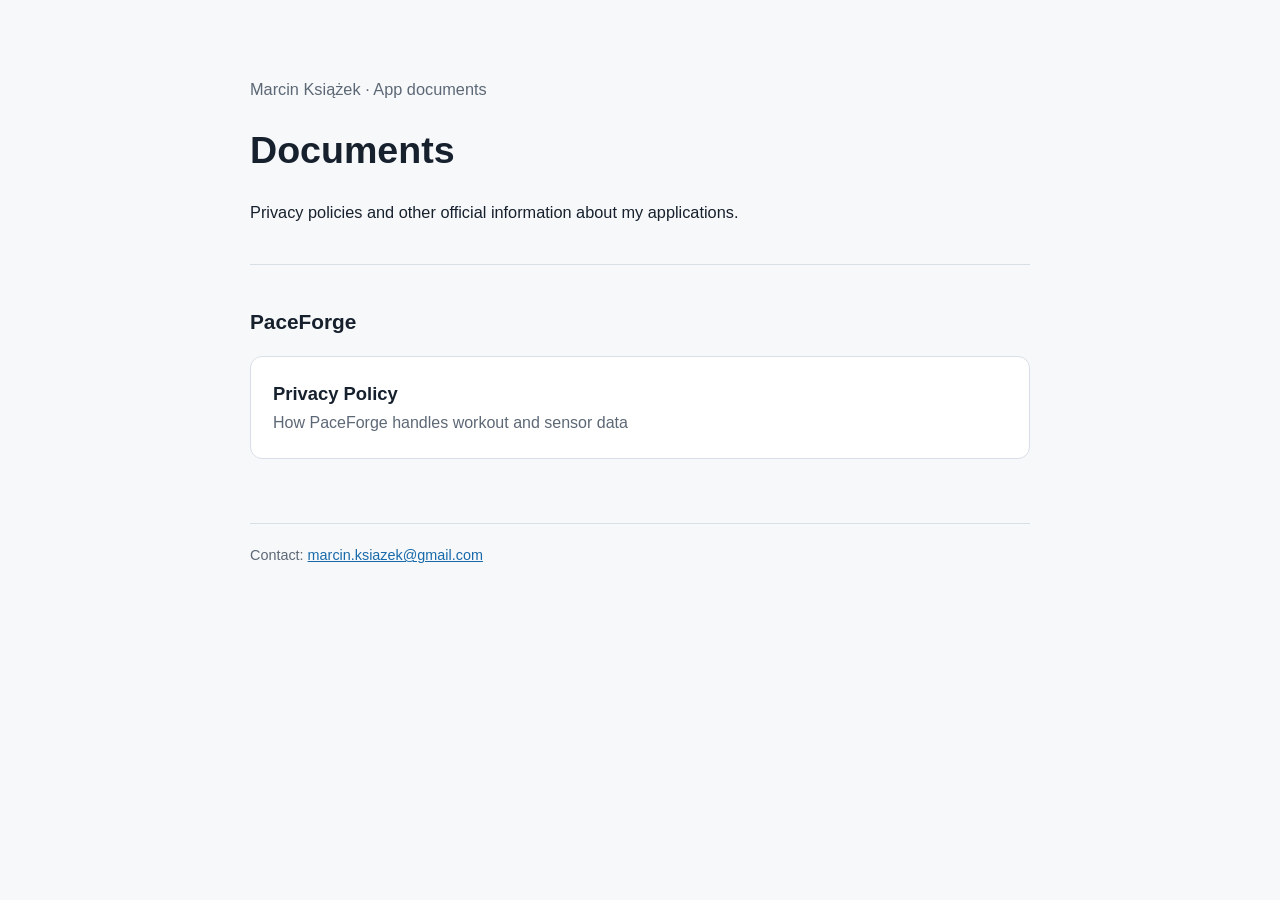
<file: index.html>
<!doctype html><html lang="en"><head><meta charset="utf-8"><meta name="viewport" content="width=device-width,initial-scale=1"><meta name="description" content="Official app documents and privacy policies."><title>App Documents · Marcin Książek</title><link rel="stylesheet" href="/assets/style.css"></head><body><main><header><p class="muted">Marcin Książek · App documents</p><h1>Documents</h1><p>Privacy policies and other official information about my applications.</p></header><h2>PaceForge</h2><a class="doc" href="/paceforge/privacy-policy/"><strong>Privacy Policy</strong><span>How PaceForge handles workout and sensor data</span></a><footer>Contact: <a href="mailto:marcin.ksiazek@gmail.com">marcin.ksiazek@gmail.com</a></footer></main></body></html>
</file>
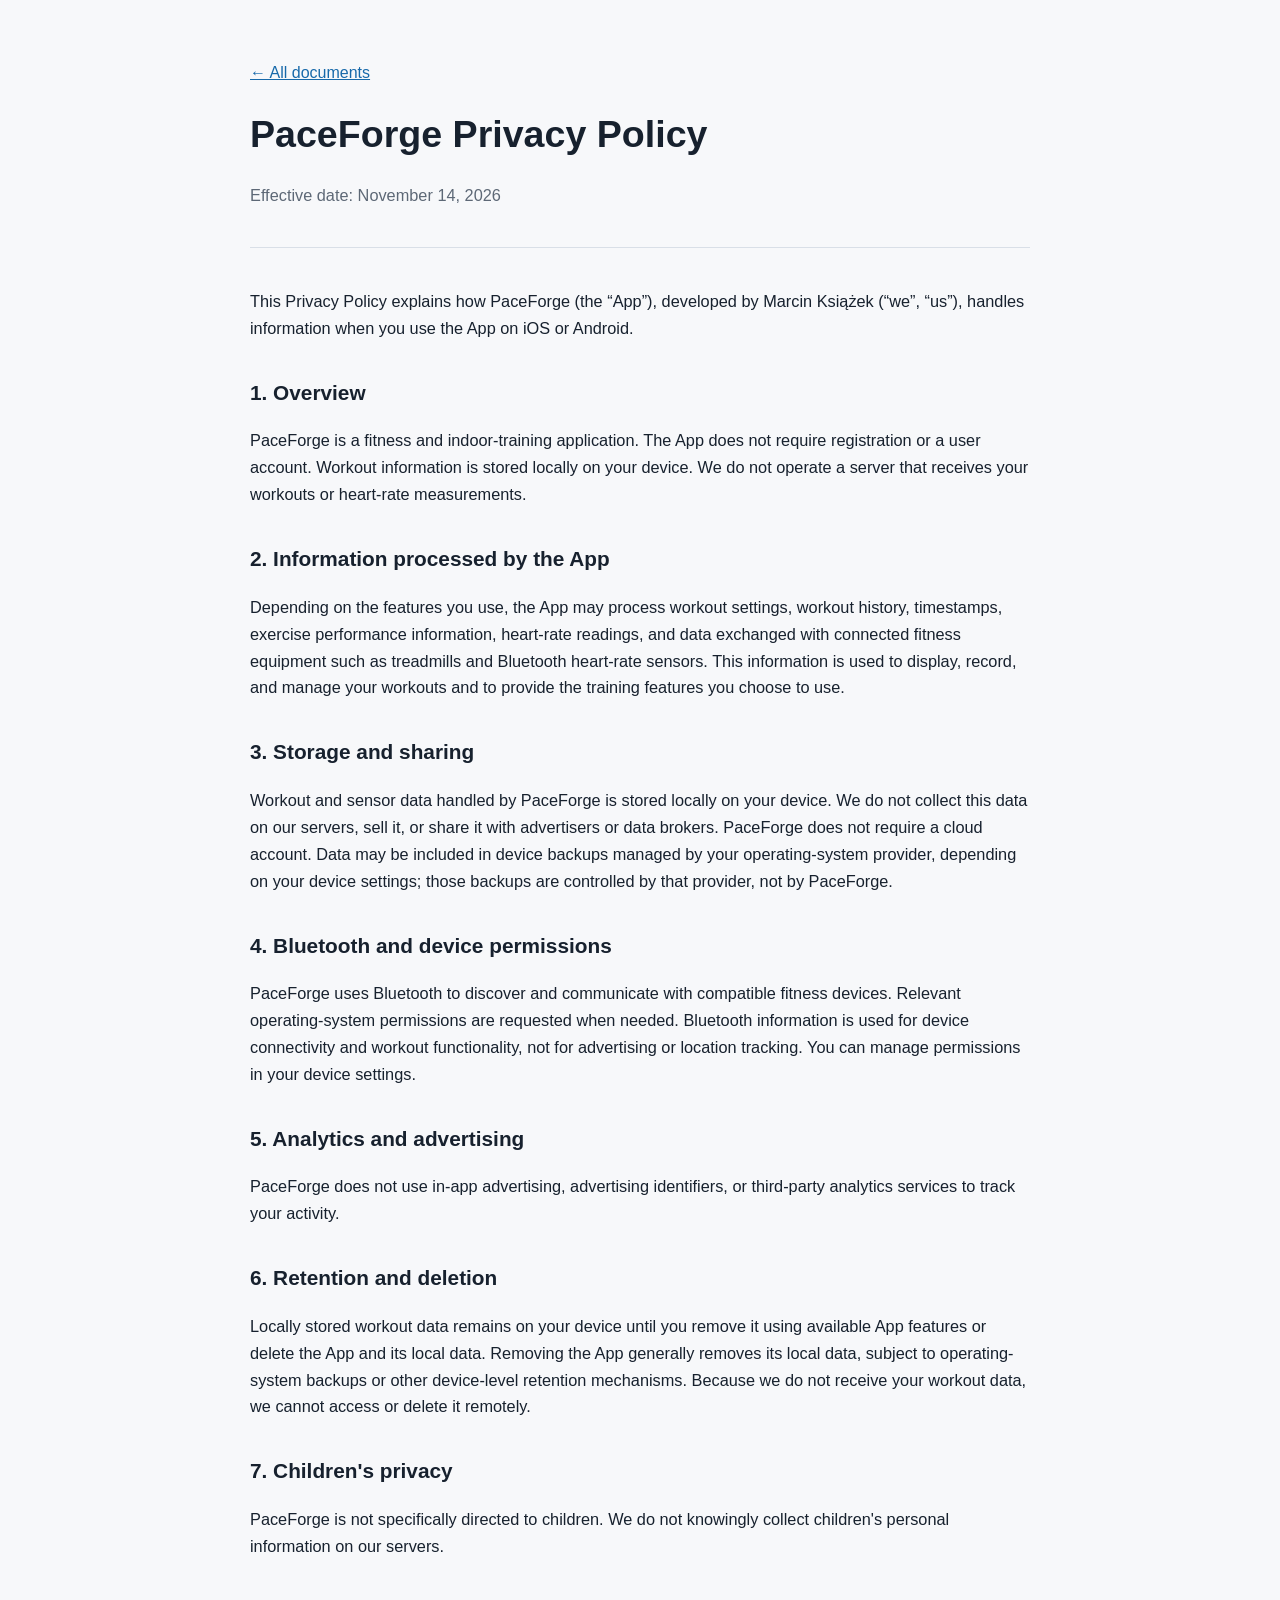
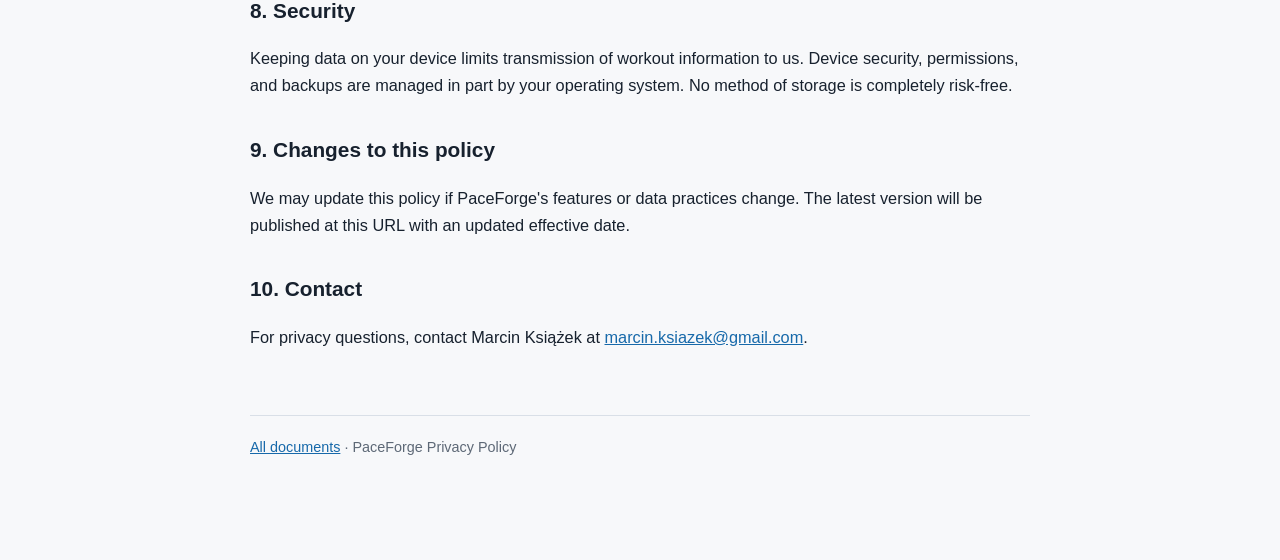
<file: paceforge/privacy-policy/index.html>
<!doctype html><html lang="en"><head><meta charset="utf-8"><meta name="viewport" content="width=device-width,initial-scale=1"><meta name="description" content="PaceForge Privacy Policy for iOS and Android."><title>PaceForge Privacy Policy</title><link rel="stylesheet" href="/assets/style.css"></head><body><main><header><a href="/">← All documents</a><h1>PaceForge Privacy Policy</h1><p class="muted">Effective date: November 14, 2026</p></header><p>This Privacy Policy explains how PaceForge (the “App”), developed by Marcin Książek (“we”, “us”), handles information when you use the App on iOS or Android.</p><h2>1. Overview</h2><p>PaceForge is a fitness and indoor-training application. The App does not require registration or a user account. Workout information is stored locally on your device. We do not operate a server that receives your workouts or heart-rate measurements.</p><h2>2. Information processed by the App</h2><p>Depending on the features you use, the App may process workout settings, workout history, timestamps, exercise performance information, heart-rate readings, and data exchanged with connected fitness equipment such as treadmills and Bluetooth heart-rate sensors. This information is used to display, record, and manage your workouts and to provide the training features you choose to use.</p><h2>3. Storage and sharing</h2><p>Workout and sensor data handled by PaceForge is stored locally on your device. We do not collect this data on our servers, sell it, or share it with advertisers or data brokers. PaceForge does not require a cloud account. Data may be included in device backups managed by your operating-system provider, depending on your device settings; those backups are controlled by that provider, not by PaceForge.</p><h2>4. Bluetooth and device permissions</h2><p>PaceForge uses Bluetooth to discover and communicate with compatible fitness devices. Relevant operating-system permissions are requested when needed. Bluetooth information is used for device connectivity and workout functionality, not for advertising or location tracking. You can manage permissions in your device settings.</p><h2>5. Analytics and advertising</h2><p>PaceForge does not use in-app advertising, advertising identifiers, or third-party analytics services to track your activity.</p><h2>6. Retention and deletion</h2><p>Locally stored workout data remains on your device until you remove it using available App features or delete the App and its local data. Removing the App generally removes its local data, subject to operating-system backups or other device-level retention mechanisms. Because we do not receive your workout data, we cannot access or delete it remotely.</p><h2>7. Children's privacy</h2><p>PaceForge is not specifically directed to children. We do not knowingly collect children's personal information on our servers.</p><h2>8. Security</h2><p>Keeping data on your device limits transmission of workout information to us. Device security, permissions, and backups are managed in part by your operating system. No method of storage is completely risk-free.</p><h2>9. Changes to this policy</h2><p>We may update this policy if PaceForge's features or data practices change. The latest version will be published at this URL with an updated effective date.</p><h2>10. Contact</h2><p>For privacy questions, contact Marcin Książek at <a href="mailto:marcin.ksiazek@gmail.com">marcin.ksiazek@gmail.com</a>.</p><footer><a href="/">All documents</a> · PaceForge Privacy Policy</footer></main></body></html>
</file>
<file: assets/style.css>
:root{color-scheme:light dark;font-family:-apple-system,BlinkMacSystemFont,"Segoe UI",sans-serif;line-height:1.65}body{margin:0;background:#f7f8fa;color:#17212e}main{max-width:780px;margin:0 auto;padding:60px 24px 100px}a{color:#1769aa}header{border-bottom:1px solid #d9dfe7;padding-bottom:22px;margin-bottom:40px}h1{font-size:2.35rem;line-height:1.2}h2{font-size:1.3rem;margin-top:34px}p,li{font-size:1.02rem}.muted{color:#5d6876}.doc{display:block;padding:22px;border:1px solid #d9dfe7;border-radius:12px;background:white;text-decoration:none;color:inherit}.doc strong{display:block;font-size:1.15rem}.doc span{color:#5d6876}footer{margin-top:64px;border-top:1px solid #d9dfe7;padding-top:20px;color:#5d6876;font-size:.9rem}@media(prefers-color-scheme:dark){body{background:#111820;color:#e7edf4}.muted,footer,.doc span{color:#abb6c2}.doc{background:#1c2733;color:#e7edf4;border-color:#354252}header,footer{border-color:#354252}a{color:#79baff}}
</file>
